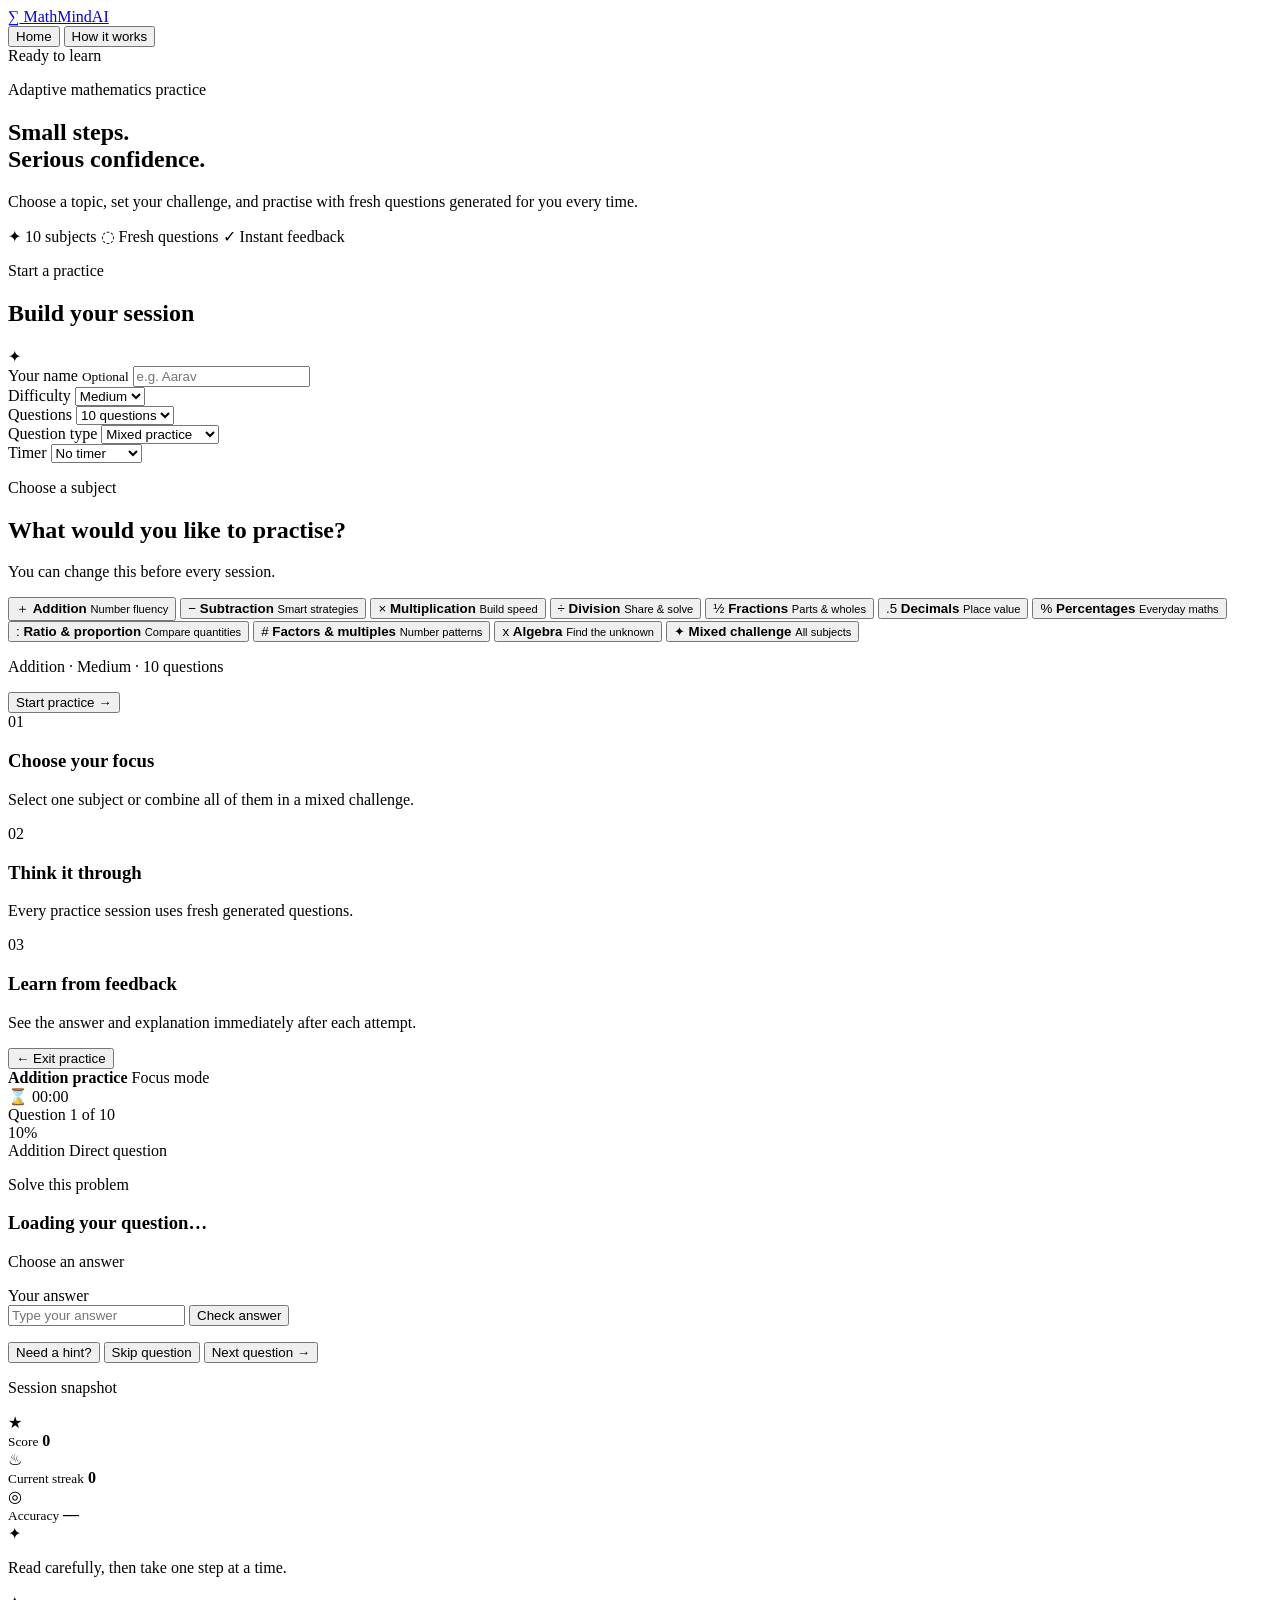
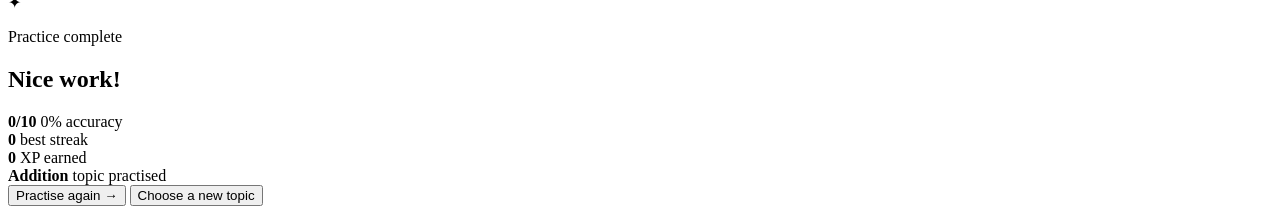
<file: index.html>
<!doctype html>
<html lang="en">
<head>
  <meta charset="UTF-8">
  <meta name="viewport" content="width=device-width, initial-scale=1.0">
  <meta name="description" content="MathMind AI adaptive mathematics practice">
  <title>MathMind AI | Learn. Think. Solve.</title>

  <link rel="preconnect" href="https://fonts.googleapis.com">
  <link rel="preconnect" href="https://fonts.gstatic.com" crossorigin>

  <link href="https://fonts.googleapis.com/css2?family=DM+Sans:wght@400;500;600;700&family=Plus+Jakarta+Sans:wght@600;700;800&display=swap" rel="stylesheet">

  <link rel="stylesheet" href="style.css">
</head>

<body>
  <div class="orb orb-one"></div>
  <div class="orb orb-two"></div>

  <header class="site-header">
    <a href="#" class="brand" id="brandHome">
      <span class="brand-mark">∑</span>
      MathMind<span>AI</span>
    </a>

    <nav>
      <button class="nav-button active" data-go-home>Home</button>
      <button class="nav-button" data-scroll="how-it-works">How it works</button>
    </nav>

    <div class="header-status">
      <span class="status-dot"></span>
      <span id="headerGreeting">Ready to learn</span>
    </div>
  </header>

  <main class="app-shell">

    <!-- HOME / TEST SETUP -->
    <section id="homeScreen" class="screen active">

      <div class="hero-grid">
        <div class="hero-copy">
          <p class="eyebrow">Adaptive mathematics practice</p>

          <h1>
            Small steps.<br>
            <span>Serious confidence.</span>
          </h1>

          <p class="hero-text">
            Choose a topic, set your challenge, and practise with fresh
            questions generated for you every time.
          </p>

          <div class="hero-points">
            <span>✦ 10 subjects</span>
            <span>◌ Fresh questions</span>
            <span>✓ Instant feedback</span>
          </div>
        </div>

        <form id="setupForm" class="setup-card" novalidate>
          <div class="setup-heading">
            <div>
              <p class="eyebrow">Start a practice</p>
              <h2>Build your session</h2>
            </div>

            <span class="setup-icon">✦</span>
          </div>

          <label class="field-label" for="studentName">
            Your name <small>Optional</small>
          </label>

          <input
            id="studentName"
            class="field"
            type="text"
            maxlength="28"
            placeholder="e.g. Aarav"
          >

          <div class="field-row">
            <div>
              <label class="field-label" for="difficulty">Difficulty</label>

              <select id="difficulty" class="field">
                <option value="easy">Easy</option>
                <option value="medium" selected>Medium</option>
                <option value="hard">Hard</option>
              </select>
            </div>

            <div>
              <label class="field-label" for="questionCount">Questions</label>

              <select id="questionCount" class="field">
                <option value="5">5 questions</option>
                <option value="10" selected>10 questions</option>
                <option value="15">15 questions</option>
                <option value="20">20 questions</option>
              </select>
            </div>
          </div>

          <div class="field-row">
            <div>
              <label class="field-label" for="category">Question type</label>

              <select id="category" class="field">
                <option value="mixed" selected>Mixed practice</option>
                <option value="direct">Direct questions</option>
                <option value="word">Word problems</option>
              </select>
            </div>

            <div>
              <label class="field-label" for="timerChoice">Timer</label>

              <select id="timerChoice" class="field">
                <option value="0" selected>No timer</option>
                <option value="45">45 seconds</option>
                <option value="60">60 seconds</option>
              </select>
            </div>
          </div>
        </form>
      </div>

      <section class="topic-section">
        <div class="section-head">
          <div>
            <p class="eyebrow">Choose a subject</p>
            <h2>What would you like to practise?</h2>
          </div>

          <p class="topic-help">You can change this before every session.</p>
        </div>

        <div
          id="topicGrid"
          class="topic-grid"
          role="radiogroup"
          aria-label="Choose a maths topic"
        >
          <button class="topic-card selected" type="button" data-topic="addition">
            <span class="topic-icon lavender">＋</span>
            <b>Addition</b>
            <small>Number fluency</small>
          </button>

          <button class="topic-card" type="button" data-topic="subtraction">
            <span class="topic-icon blue">−</span>
            <b>Subtraction</b>
            <small>Smart strategies</small>
          </button>

          <button class="topic-card" type="button" data-topic="multiplication">
            <span class="topic-icon orange">×</span>
            <b>Multiplication</b>
            <small>Build speed</small>
          </button>

          <button class="topic-card" type="button" data-topic="division">
            <span class="topic-icon mint">÷</span>
            <b>Division</b>
            <small>Share & solve</small>
          </button>

          <button class="topic-card" type="button" data-topic="fractions">
            <span class="topic-icon pink">½</span>
            <b>Fractions</b>
            <small>Parts & wholes</small>
          </button>

          <button class="topic-card" type="button" data-topic="decimals">
            <span class="topic-icon sky">.5</span>
            <b>Decimals</b>
            <small>Place value</small>
          </button>

          <button class="topic-card" type="button" data-topic="percentages">
            <span class="topic-icon yellow">%</span>
            <b>Percentages</b>
            <small>Everyday maths</small>
          </button>

          <button class="topic-card" type="button" data-topic="ratio">
            <span class="topic-icon plum">:</span>
            <b>Ratio & proportion</b>
            <small>Compare quantities</small>
          </button>

          <button class="topic-card" type="button" data-topic="factors">
            <span class="topic-icon coral">#</span>
            <b>Factors & multiples</b>
            <small>Number patterns</small>
          </button>

          <button class="topic-card" type="button" data-topic="algebra">
            <span class="topic-icon navy">x</span>
            <b>Algebra</b>
            <small>Find the unknown</small>
          </button>

          <button class="topic-card mixed-topic" type="button" data-topic="mixed">
            <span class="topic-icon rainbow">✦</span>
            <b>Mixed challenge</b>
            <small>All subjects</small>
          </button>
        </div>

        <div class="start-row">
          <p id="selectionText">Addition · Medium · 10 questions</p>

          <button id="startButton" class="primary-button" type="button">
            Start practice <span>→</span>
          </button>
        </div>
      </section>

      <section id="how-it-works" class="how-grid">
        <article>
          <span>01</span>
          <h3>Choose your focus</h3>
          <p>Select one subject or combine all of them in a mixed challenge.</p>
        </article>

        <article>
          <span>02</span>
          <h3>Think it through</h3>
          <p>Every practice session uses fresh generated questions.</p>
        </article>

        <article>
          <span>03</span>
          <h3>Learn from feedback</h3>
          <p>See the answer and explanation immediately after each attempt.</p>
        </article>
      </section>
    </section>

    <!-- QUIZ SCREEN -->
    <section id="quizScreen" class="screen" aria-live="polite">
      <div class="quiz-topbar">
        <button class="back-button" type="button" data-go-home>
          ← Exit practice
        </button>

        <div class="quiz-title">
          <strong id="quizTopic">Addition practice</strong>
          <span id="quizStudent">Focus mode</span>
        </div>

        <div id="timerBox" class="timer hidden">
          ⌛ <span id="timer">00:00</span>
        </div>
      </div>

      <div class="quiz-layout">
        <section class="question-panel">
          <div class="question-progress">
            <div>
              <span id="questionNumber">Question 1</span>
              <span id="questionCountText">of 10</span>
            </div>

            <span id="progressPercent">10%</span>
          </div>

          <div class="progress-line">
            <span id="progressFill"></span>
          </div>

          <div class="question-meta">
            <span id="questionTopicBadge">Addition</span>
            <span id="questionCategoryBadge">Direct question</span>
          </div>

          <p class="prompt-label">Solve this problem</p>

          <h1 id="questionText">Loading your question…</h1>

          <div id="mcqArea" class="answer-area hidden">
            <p class="answer-label">Choose an answer</p>
            <div id="options" class="options"></div>
          </div>

          <div id="textArea" class="answer-area">
            <label class="answer-label" for="answerInput">Your answer</label>

            <div class="input-row">
              <input
                id="answerInput"
                class="answer-input"
                autocomplete="off"
                placeholder="Type your answer"
              >

              <button id="submitButton" type="button" class="submit-button">
                Check answer
              </button>
            </div>
          </div>

          <div id="feedback" class="feedback hidden">
            <span id="feedbackIcon"></span>

            <div>
              <strong id="feedbackTitle"></strong>
              <p id="feedbackText"></p>
            </div>
          </div>

          <div class="question-actions">
            <button id="hintButton" class="text-action" type="button">
              Need a hint?
            </button>

            <button id="skipButton" class="text-action" type="button">
              Skip question
            </button>

            <button id="nextButton" class="next-button hidden" type="button">
              Next question →
            </button>
          </div>
        </section>

        <aside class="session-panel">
          <p class="eyebrow">Session snapshot</p>

          <div class="session-stat">
            <span class="session-icon purple-bg">★</span>
            <div>
              <small>Score</small>
              <strong id="scoreStat">0</strong>
            </div>
          </div>

          <div class="session-stat">
            <span class="session-icon orange-bg">♨</span>
            <div>
              <small>Current streak</small>
              <strong id="streakStat">0</strong>
            </div>
          </div>

          <div class="session-stat">
            <span class="session-icon blue-bg">◎</span>
            <div>
              <small>Accuracy</small>
              <strong id="accuracyStat">—</strong>
            </div>
          </div>

          <div class="session-tip">
            <span>✦</span>
            <p id="tipText">Read carefully, then take one step at a time.</p>
          </div>
        </aside>
      </div>
    </section>

    <!-- RESULT SCREEN -->
    <section id="resultScreen" class="screen">
      <div class="result-card">
        <div class="result-icon">✦</div>

        <p class="eyebrow">Practice complete</p>
        <h1 id="resultHeadline">Nice work!</h1>
        <p id="resultMessage" class="result-message"></p>

        <div class="result-score">
          <strong id="finalScore">0/10</strong>
          <span id="finalAccuracy">0% accuracy</span>
        </div>

        <div class="result-stats">
          <div>
            <strong id="finalStreak">0</strong>
            <span>best streak</span>
          </div>

          <div>
            <strong id="finalXp">0</strong>
            <span>XP earned</span>
          </div>

          <div>
            <strong id="finalTopic">Addition</strong>
            <span>topic practised</span>
          </div>
        </div>

        <div class="result-actions">
          <button id="retryButton" class="primary-button" type="button">
            Practise again →
          </button>

          <button class="secondary-button" type="button" data-go-home>
            Choose a new topic
          </button>
        </div>
      </div>
    </section>
  </main>

  <div id="toast" class="toast" role="status"></div>

  <!-- Keep your subject question-bank files in this exact order -->
  <script src="addition.js"></script>
  <script src="subtraction.js"></script>
  <script src="multiplication.js"></script>
  <script src="division.js"></script>
  <script src="fractions.js"></script>
  <script src="decimals.js"></script>
  <script src="percentages.js"></script>
  <script src="ratio-proportion.js"></script>
  <script src="factors-multiples.js"></script>
  <script src="algebra.js"></script>

  <script src="dashboard.js"></script>
</body>
</html>
</file>
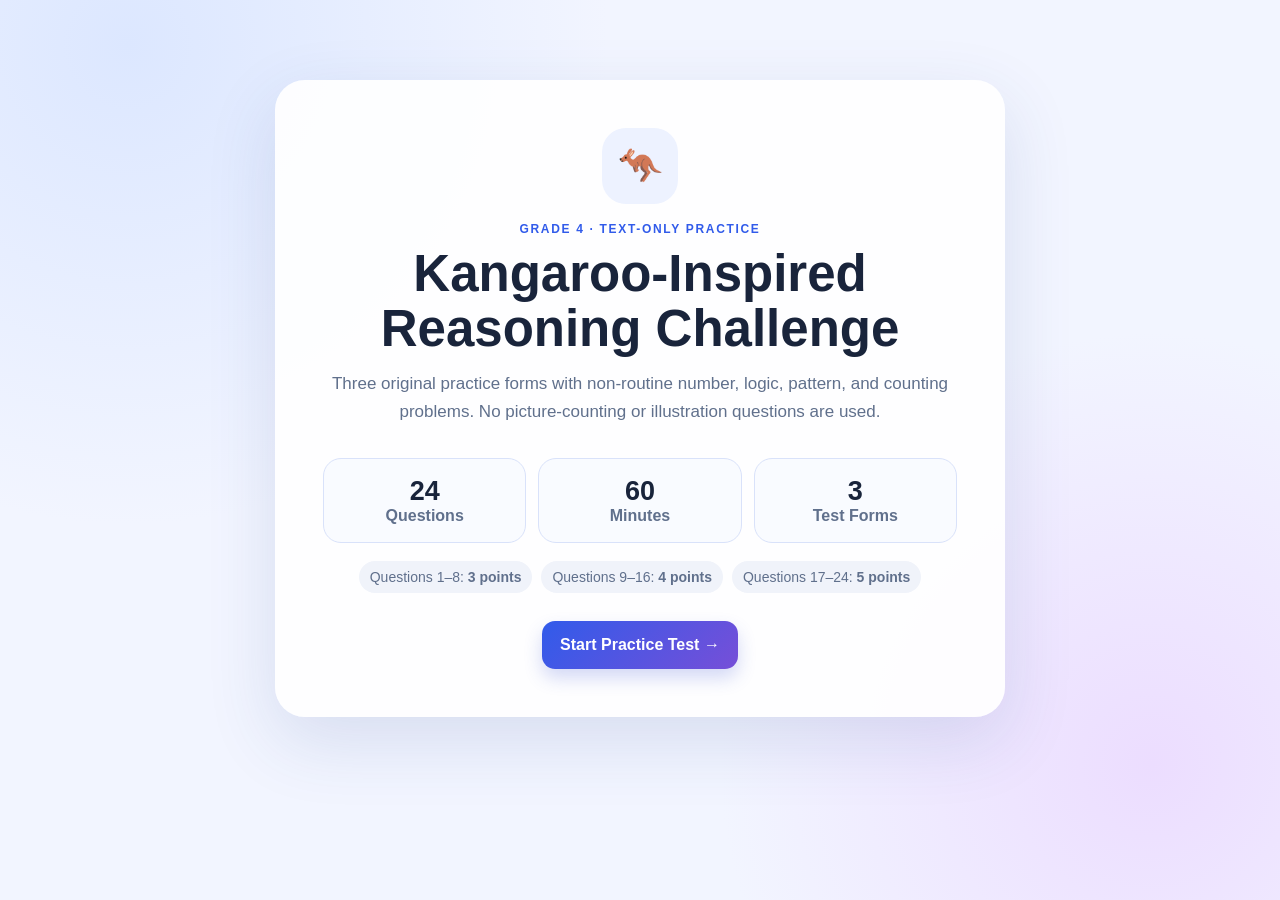
<file: kangaroo-test.html>
<!doctype html>
<html lang="en">
<head>
  <meta charset="utf-8">
  <meta name="viewport" content="width=device-width,initial-scale=1">
  <title>Kangaroo-Inspired Grade 4 Reasoning Challenge</title>

  <style>
    :root {
      --ink:#19243b;
      --muted:#60708c;
      --blue:#315bea;
      --violet:#764fd8;
      --canvas:#f2f5ff;
      --paper:#fff;
      --line:#d9e2fa;
      --correct:#16865a;
      --wrong:#c84f59;
      --gold:#a96000;
    }

    * { box-sizing:border-box; }

    body {
      margin:0;
      min-height:100vh;
      font-family:Arial,system-ui,sans-serif;
      color:var(--ink);
      background:
        radial-gradient(circle at 10% 5%,#dce7ff 0,transparent 30rem),
        radial-gradient(circle at 90% 85%,#ecddff 0,transparent 27rem),
        var(--canvas);
    }

    button { font:inherit; }
    button:focus-visible { outline:3px solid #7ba5ff; outline-offset:3px; }
    .hidden { display:none!important; }

    .shell {
      width:min(960px,calc(100% - 32px));
      margin:auto;
      padding:32px 0 64px;
    }

    .screen { margin-top:24px; }

    .intro,.result {
      max-width:730px;
      margin:48px auto 0;
      padding:48px;
      text-align:center;
      background:rgba(255,255,255,.92);
      border-radius:30px;
      box-shadow:0 24px 70px rgba(53,78,150,.14);
    }

    .icon {
      display:grid;
      place-items:center;
      width:76px;
      height:76px;
      margin:0 auto 18px;
      border-radius:24px;
      background:#edf2ff;
      font-size:36px;
    }

    .eyebrow {
      margin:0;
      color:var(--blue);
      font-size:12px;
      font-weight:900;
      letter-spacing:.14em;
    }

    h1 {
      margin:10px 0 14px;
      font-size:clamp(32px,5vw,51px);
      line-height:1.08;
    }

    .copy {
      max-width:620px;
      margin:auto;
      color:var(--muted);
      font-size:17px;
      line-height:1.65;
    }

    .facts {
      display:grid;
      grid-template-columns:repeat(3,1fr);
      gap:12px;
      margin:32px 0 18px;
    }

    .facts div {
      padding:17px 10px;
      border:1px solid var(--line);
      border-radius:18px;
      background:#f9fbff;
    }

    .facts strong,.facts span { display:block; }
    .facts strong { font-size:27px; }
    .facts span { color:var(--muted); font-weight:700; }

    .notes {
      display:flex;
      flex-wrap:wrap;
      justify-content:center;
      gap:9px;
      margin:18px 0 28px;
      color:var(--muted);
      font-size:14px;
    }

    .notes span {
      padding:8px 11px;
      border-radius:999px;
      background:#f0f3fa;
    }

    .primary,.secondary,.flag-button {
      display:inline-flex;
      align-items:center;
      justify-content:center;
      min-height:48px;
      padding:0 18px;
      border:0;
      border-radius:13px;
      cursor:pointer;
      font-weight:900;
    }

    .primary {
      color:#fff;
      background:linear-gradient(135deg,var(--blue),var(--violet));
      box-shadow:0 9px 18px rgba(60,83,209,.22);
    }

    .secondary,.flag-button {
      color:var(--blue);
      background:#edf2ff;
    }

    .flag-button.flagged {
      color:#8b5a00;
      background:#fff1cf;
    }

    .test-header {
      display:flex;
      justify-content:space-between;
      align-items:center;
      gap:18px;
    }

    .status {
      margin:4px 0 0;
      font-size:20px;
      font-weight:900;
    }

    .timer {
      padding:11px 15px;
      border-radius:14px;
      color:var(--blue);
      background:#fff;
      font-weight:900;
    }

    .timer.low {
      color:#bd4646;
      background:#fff1f1;
    }

    .progress {
      height:9px;
      margin:19px 0 20px;
      overflow:hidden;
      border-radius:999px;
      background:#dbe4fb;
    }

    .progress div {
      height:100%;
      width:0;
      border-radius:inherit;
      background:linear-gradient(90deg,var(--blue),#9b62ed);
      transition:width .2s;
    }

    .navigator {
      padding:16px;
      margin-bottom:18px;
      border:1px solid var(--line);
      border-radius:18px;
      background:rgba(255,255,255,.76);
    }

    .navigator-top {
      display:flex;
      justify-content:space-between;
      gap:10px;
      align-items:center;
      margin-bottom:10px;
      color:var(--muted);
      font-size:13px;
      font-weight:800;
    }

    .key {
      display:flex;
      gap:8px;
      flex-wrap:wrap;
    }

    .key span {
      display:inline-flex;
      align-items:center;
      gap:4px;
    }

    .key i {
      display:inline-block;
      width:10px;
      height:10px;
      border:1px solid #b5c3e7;
      border-radius:3px;
      background:#fff;
    }

    .key .answered-key {
      border-color:#8aa8ee;
      background:#b9cdfd;
    }

    .key .flagged-key {
      border-color:#dbaf47;
      background:#ffe3a5;
    }

    .nav-grid {
      display:grid;
      grid-template-columns:repeat(12,1fr);
      gap:7px;
    }

    .nav-item {
      min-height:33px;
      border:1px solid #bdcaec;
      border-radius:8px;
      background:#fff;
      color:var(--muted);
      cursor:pointer;
      font-weight:900;
    }

    .nav-item.answered {
      border-color:#7fa1ef;
      color:#234aa9;
      background:#dfe9ff;
    }

    .nav-item.flagged { box-shadow:inset 0 -4px #f0bd40; }

    .nav-item.current {
      outline:3px solid var(--blue);
      outline-offset:1px;
    }

    .card {
      padding:35px;
      border-radius:28px;
      background:var(--paper);
      box-shadow:0 18px 52px rgba(51,75,135,.13);
    }

    .meta {
      display:flex;
      justify-content:space-between;
      gap:12px;
      color:var(--muted);
      font-size:14px;
      font-weight:800;
    }

    .points {
      padding:7px 10px;
      border-radius:9px;
      color:var(--gold);
      background:#fff3d9;
    }

    #question {
      margin:20px 0 26px;
      font-size:clamp(21px,3vw,28px);
      line-height:1.42;
    }

    .options {
      display:grid;
      gap:10px;
    }

    .option {
      display:flex;
      align-items:center;
      gap:13px;
      width:100%;
      padding:14px 15px;
      border:2px solid var(--line);
      border-radius:15px;
      background:#fff;
      color:var(--ink);
      cursor:pointer;
      text-align:left;
      font-weight:800;
    }

    .option:hover { border-color:#aebff1; }

    .option.selected {
      border-color:var(--blue);
      background:#edf2ff;
    }

    .letter {
      display:grid;
      place-items:center;
      flex:0 0 28px;
      width:28px;
      height:28px;
      border-radius:50%;
      background:#e9efff;
      color:var(--blue);
      font-size:13px;
    }

    .option.selected .letter {
      color:#fff;
      background:var(--blue);
    }

    .controls {
      display:flex;
      align-items:center;
      justify-content:space-between;
      gap:10px;
      margin-top:24px;
    }

    .control-right {
      display:flex;
      gap:10px;
      flex-wrap:wrap;
      justify-content:flex-end;
    }

    .text-button {
      padding:0 10px;
      border:0;
      color:var(--muted);
      background:transparent;
      cursor:pointer;
      font-weight:900;
    }

    .text-button:disabled {
      opacity:.45;
      cursor:not-allowed;
    }

    .score {
      display:grid;
      place-items:center;
      width:164px;
      height:164px;
      margin:28px auto;
      border:12px solid #dce6ff;
      border-radius:50%;
      background:#f8faff;
    }

    .score strong {
      color:var(--blue);
      font-size:47px;
      line-height:1;
    }

    .score span {
      margin-top:-31px;
      color:var(--muted);
      font-weight:700;
    }

    .review {
      display:grid;
      gap:12px;
      margin:30px 0;
      text-align:left;
    }

    .review-item {
      padding:15px;
      border-radius:14px;
      background:#f8faff;
    }

    .review-item.correct { border-left:5px solid var(--correct); }
    .review-item.wrong { border-left:5px solid var(--wrong); }

    .review-top {
      display:flex;
      justify-content:space-between;
      gap:15px;
      font-weight:900;
    }

    .review-item p {
      margin:8px 0 0;
      color:var(--muted);
      line-height:1.45;
    }

    .actions {
      display:flex;
      justify-content:center;
      gap:12px;
      flex-wrap:wrap;
    }

    .modal-wrap {
      position:fixed;
      z-index:10;
      inset:0;
      display:grid;
      place-items:center;
      padding:18px;
      background:rgba(22,32,58,.52);
    }

    .modal {
      width:min(500px,100%);
      padding:29px;
      border-radius:24px;
      background:#fff;
      box-shadow:0 25px 80px rgba(0,0,0,.25);
    }

    .modal h2 { margin:0 0 10px; }

    .modal p {
      color:var(--muted);
      line-height:1.55;
    }

    .modal-actions {
      display:flex;
      justify-content:flex-end;
      gap:10px;
      margin-top:22px;
      flex-wrap:wrap;
    }

    @media(max-width:650px) {
      .shell { width:min(100% - 20px,960px); }
      .intro,.result,.card { padding:27px 19px; }
      .facts { gap:7px; }
      .facts strong { font-size:23px; }
      .meta { flex-direction:column; }
      .navigator-top { align-items:flex-start; flex-direction:column; }
      .nav-grid { grid-template-columns:repeat(8,1fr); }
      .controls { align-items:flex-start; flex-direction:column; }
      .control-right { width:100%; justify-content:space-between; }
      .test-header { align-items:flex-start; }
      .timer { padding:9px 11px; }
    }
  </style>
</head>

<body>
  <main class="shell">

    <section id="introScreen" class="screen intro">
      <div class="icon">🦘</div>
      <p class="eyebrow">GRADE 4 · TEXT-ONLY PRACTICE</p>
      <h1>Kangaroo-Inspired Reasoning Challenge</h1>

      <p class="copy">
        Three original practice forms with non-routine number, logic, pattern,
        and counting problems. No picture-counting or illustration questions are used.
      </p>

      <div class="facts">
        <div><strong>24</strong><span>Questions</span></div>
        <div><strong>60</strong><span>Minutes</span></div>
        <div><strong>3</strong><span>Test Forms</span></div>
      </div>

      <div class="notes">
        <span>Questions 1–8: <b>3 points</b></span>
        <span>Questions 9–16: <b>4 points</b></span>
        <span>Questions 17–24: <b>5 points</b></span>
      </div>

      <button id="startBtn" class="primary" type="button">
        Start Practice Test →
      </button>
    </section>

    <section id="testScreen" class="screen hidden">
      <header class="test-header">
        <div>
          <p id="formLabel" class="eyebrow">PRACTICE FORM A</p>
          <p id="status" class="status">Question 1 of 24</p>
        </div>

        <div id="timerBox" class="timer">
          ⏱ <span id="timer">60:00</span>
        </div>
      </header>

      <div class="progress"><div id="progressFill"></div></div>

      <aside class="navigator">
        <div class="navigator-top">
          <span>Question navigator</span>

          <span class="key">
            <span><i></i>Unanswered</span>
            <span><i class="answered-key"></i>Answered</span>
            <span><i class="flagged-key"></i>Flagged</span>
          </span>
        </div>

        <div id="navGrid" class="nav-grid"></div>
      </aside>

      <article class="card">
        <div class="meta">
          <span id="pointValue" class="points">3 points</span>
          <span id="category">Number reasoning</span>
        </div>

        <h2 id="question">Loading question...</h2>
        <div id="options" class="options"></div>
      </article>

      <footer class="controls">
        <button id="previousBtn" class="text-button" type="button">
          ← Previous
        </button>

        <div class="control-right">
          <button id="flagBtn" class="flag-button" type="button">
            ☆ Flag for review
          </button>

          <button id="finishBtn" class="secondary" type="button">
            Finish test
          </button>

          <button id="nextBtn" class="primary" type="button">
            Next question →
          </button>
        </div>
      </footer>
    </section>

    <section id="resultScreen" class="screen result hidden">
      <div class="icon">🎯</div>
      <p class="eyebrow">TEST COMPLETE</p>
      <h1>Your Result</h1>

      <div class="score">
        <strong id="scoreValue">0</strong>
        <span>points</span>
      </div>

      <p id="summary" class="copy"></p>
      <div id="review" class="review"></div>

      <div class="actions">
        <button id="restartBtn" class="primary" type="button">
          Start another form
        </button>
      </div>
    </section>
  </main>

  <div id="finishModal" class="modal-wrap hidden">
    <section class="modal">
      <h2>Finish this test?</h2>
      <p id="finishText"></p>

      <div class="modal-actions">
        <button id="reviewBtn" class="secondary" type="button">
          Review unanswered
        </button>

        <button id="cancelBtn" class="secondary" type="button">
          Keep working
        </button>

        <button id="submitBtn" class="primary" type="button">
          Submit test
        </button>
      </div>
    </section>
  </div>

  <script>
    "use strict";

    const TOTAL = 24;
    const TEST_SECONDS = 60 * 60;
    const LETTERS = ["A", "B", "C", "D", "E"];

    const $ = (id) => document.getElementById(id);

    const shuffle = (items) => {
      const a = [...items];

      for (let i = a.length - 1; i > 0; i--) {
        const j = Math.floor(Math.random() * (i + 1));
        [a[i], a[j]] = [a[j], a[i]];
      }

      return a;
    };

    const makeOptions = (answer, wrong) =>
      [String(answer), ...wrong.map(String)];

    const numberOptions = (answer, deltas) =>
      makeOptions(answer, deltas.map(d => answer + d));

    const variant = (values, form) => values[form];

    function q1(form) {
      const x = variant([
        { lo:40, hi:50, first:6, second:5, rem:2, answer:42 },
        { lo:50, hi:60, first:9, second:4, rem:2, answer:54 },
        { lo:30, hi:40, first:5, second:4, rem:3, answer:35 }
      ], form);

      return {
        points:3,
        category:"Remainders",
        prompt:`A treasure box has more than ${x.lo} but fewer than ${x.hi} coins. They can be shared equally among ${x.first} children. When they are shared among ${x.second} children, ${x.rem} coin${x.rem === 1 ? "" : "s"} remain. How many coins are in the box?`,
        answer:String(x.answer),
        wrong:numberOptions(x.answer, [-2, -1, 1, 2]).slice(1),
        explain:`${x.answer} is divisible by ${x.first} and leaves ${x.rem} when divided by ${x.second}.`
      };
    }

    function q2(form) {
      const x = variant([
        { text:"5□1", divisor:3, answer:0, wrong:[1,2,4,5], kind:"possible" },
        { text:"4□8", divisor:9, answer:6, wrong:[3,5,7,9], kind:"possible" },
        { text:"7□3", divisor:3, answer:8, wrong:[5,6,7,9], kind:"greatest possible" }
      ], form);

      const sum =
        [...x.text]
          .filter(c => c !== "□")
          .reduce((total, digit) => total + Number(digit), 0) + x.answer;

      return {
        points:3,
        category:"Digit rules",
        prompt:`The number ${x.text} is divisible by ${x.divisor}. What is the ${x.kind} digit that can replace □?`,
        answer:String(x.answer),
        wrong:x.wrong.map(String),
        explain:`The digits must add to a multiple of ${x.divisor}. With ${x.answer}, the digit sum is ${sum}.`
      };
    }

    function q3(form) {
      const x = variant([
        {
          digits:"2, 5, and 7",
          rule:"greatest number less than 800 that is even",
          answer:752,
          wrong:[725,572,527,775]
        },
        {
          digits:"1, 6, and 9",
          rule:"smallest number greater than 600 that is odd",
          answer:619,
          wrong:[691,916,961,169]
        },
        {
          digits:"3, 4, and 8",
          rule:"smallest number greater than 400 that is even",
          answer:438,
          wrong:[483,834,843,348]
        }
      ], form);

      return {
        points:3,
        category:"Place value",
        prompt:`Use the digits ${x.digits} exactly once. Which number is the ${x.rule}?`,
        answer:String(x.answer),
        wrong:x.wrong.map(String),
        explain:"Arrange the hundreds digit first to meet the size rule, then use the units digit to meet the even or odd rule."
      };
    }

    function q4(form) {
      const x = variant([
        {
          prompt:"Four books A, B, C, and D lie from left to right. A is immediately before C. B is after C. D is not first.",
          answer:"A, C, B, D",
          wrong:["D, A, C, B","C, A, B, D","A, B, C, D","B, C, A, D"]
        },
        {
          prompt:"Four runners P, Q, R, and S finish in order. Q is immediately before R. P finishes after R. S is not last.",
          answer:"S, Q, R, P",
          wrong:["Q, R, P, S","S, R, Q, P","P, Q, R, S","Q, P, R, S"]
        },
        {
          prompt:"Four cards W, X, Y, and Z lie from left to right. X is immediately before Y. W is before X. Z is after Y.",
          answer:"W, X, Y, Z",
          wrong:["X, Y, W, Z","W, Y, X, Z","W, X, Z, Y","Z, W, X, Y"]
        }
      ], form);

      return {
        points:3,
        category:"Logic order",
        prompt:`${x.prompt} Which order could be correct?`,
        answer:x.answer,
        wrong:x.wrong,
        explain:"Only one choice satisfies every condition."
      };
    }

    function q5(form) {
      const x = variant([
        { tens:90, hundreds:100, ask:"least", answer:85 },
        { tens:140, hundreds:100, ask:"greatest", answer:149 },
        { tens:60, hundreds:100, ask:"greatest", answer:64 }
      ], form);

      return {
        points:3,
        category:"Rounding",
        prompt:`A whole number rounds to ${x.tens} to the nearest 10 and to ${x.hundreds} to the nearest 100. What is the ${x.ask} possible number?`,
        answer:String(x.answer),
        wrong:numberOptions(x.answer, [-2, -1, 1, 2]).slice(1),
        explain:`Find the overlap between numbers that round to ${x.tens} and numbers that round to ${x.hundreds}.`
      };
    }

    function q6(form) {
      const x = variant([
        { start:"1:25 p.m.", end:"3:20 p.m.", break:15, answer:100 },
        { start:"9:40 a.m.", end:"11:30 a.m.", break:10, answer:100 },
        { start:"2:15 p.m.", end:"4:05 p.m.", break:20, answer:90 }
      ], form);

      return {
        points:3,
        category:"Elapsed time",
        prompt:`A show starts at ${x.start} and ends at ${x.end}. It includes one ${x.break}-minute break. How many minutes of the actual show are played?`,
        answer:String(x.answer),
        wrong:numberOptions(x.answer, [-10, -5, 5, 15]).slice(1),
        explain:"First find the full elapsed time, then subtract the break."
      };
    }

    function q7(form) {
      const x = variant([
        {
          values:"3, 6, 10, 15, □",
          answer:21,
          rule:"The differences are +3, +4, +5, so the next difference is +6."
        },
        {
          values:"2, 5, 11, 23, □",
          answer:47,
          rule:"Each term is twice the previous term plus 1."
        },
        {
          values:"81, 72, 60, 45, □",
          answer:27,
          rule:"The amounts subtracted are 9, 12, 15, then 18."
        }
      ], form);

      return {
        points:3,
        category:"Patterns",
        prompt:`What number replaces □ in this pattern: ${x.values}?`,
        answer:String(x.answer),
        wrong:numberOptions(x.answer, [-6, -3, 3, 6]).slice(1),
        explain:x.rule
      };
    }

    function q8(form) {
      const x = variant([
        {
          cards:"2, 4, 6, 8, and 10",
          sum:14,
          answer:2,
          rule:"The pairs are 4 + 10 and 6 + 8."
        },
        {
          cards:"1, 3, 5, 7, and 9",
          sum:10,
          answer:2,
          rule:"The pairs are 1 + 9 and 3 + 7."
        },
        {
          cards:"1, 3, 5, 7, and 9",
          sum:12,
          answer:2,
          rule:"The pairs are 3 + 9 and 5 + 7."
        }
      ], form);

      return {
        points:3,
        category:"Systematic counting",
        prompt:`A student chooses two different cards from ${x.cards}. How many pairs have a total of ${x.sum}?`,
        answer:String(x.answer),
        wrong:["1","3","4","5"],
        explain:x.rule
      };
    }

    function q9(form) {
      const x = variant([
        { people:5, answer:10 },
        { people:6, answer:15 },
        { people:7, answer:21 }
      ], form);

      return {
        points:4,
        category:"Counting pairs",
        prompt:`${x.people} children each play one game against every other child exactly once. How many games are played?`,
        answer:String(x.answer),
        wrong:numberOptions(x.answer, [-3, -1, 1, 3]).slice(1),
        explain:`Count new games in order: ${Array.from({length:x.people - 1}, (_, i) => x.people - 1 - i).join(" + ")} = ${x.answer}.`
      };
    }

    function q10(form) {
      const x = variant([
        {
          coins:7,
          total:46,
          answer:3,
          check:"1 penny, 3 nickels, and 3 dimes"
        },
        {
          coins:8,
          total:56,
          answer:4,
          check:"1 penny, 3 nickels, and 4 dimes"
        },
        {
          coins:8,
          total:42,
          answer:2,
          check:"2 pennies, 4 nickels, and 2 dimes"
        }
      ], form);

      return {
        points:4,
        category:"Money logic",
        prompt:`There are exactly ${x.coins} coins: pennies, nickels, and dimes. There is at least one of each type, and together they are worth ${x.total} cents. How many are dimes?`,
        answer:String(x.answer),
        wrong:numberOptions(x.answer, [-2, -1, 1, 2]).slice(1),
        explain:`${x.check} make ${x.coins} coins worth ${x.total} cents.`
      };
    }

    function q11(form) {
      const x = variant([
        { length:6, width:4, answer:16 },
        { length:7, width:3, answer:16 },
        { length:8, width:5, answer:22 }
      ], form);

      return {
        points:4,
        category:"Boundary counting",
        prompt:`A rectangle is tiled with unit squares. It is ${x.length} tiles long and ${x.width} tiles wide. How many tiles touch the outside edge?`,
        answer:String(x.answer),
        wrong:numberOptions(x.answer, [-2, -1, 2, 4]).slice(1),
        explain:`Count the four sides, then do not count corner tiles twice: ${x.length} + ${x.length} + ${x.width} + ${x.width} − 4 = ${x.answer}.`
      };
    }

    function q12(form) {
      const x = variant([
        {
          a:"twice",
          c:"4 more",
          total:36,
          answer:8,
          check:"16, 8, and 12"
        },
        {
          a:"three times",
          c:"2 fewer",
          total:33,
          answer:7,
          check:"21, 7, and 5"
        },
        {
          a:"3 more than twice",
          c:"1 more",
          total:40,
          answer:9,
          check:"21, 9, and 10"
        }
      ], form);

      return {
        points:4,
        category:"Relationships",
        prompt:`Three baskets hold ${x.total} apples. Basket A has ${x.a} as many apples as Basket B. Basket C has ${x.c} apples than Basket B. How many apples are in Basket B?`,
        answer:String(x.answer),
        wrong:numberOptions(x.answer, [-2, -1, 1, 2]).slice(1),
        explain:`If Basket B has ${x.answer}, the three baskets contain ${x.check}, which total ${x.total}.`
      };
    }

    function q13(form) {
      const x = variant([
        { sum:50, diff:14, answer:32 },
        { sum:76, diff:18, answer:47 },
        { sum:92, diff:26, answer:59 }
      ], form);

      return {
        points:4,
        category:"Sum and difference",
        prompt:`Two numbers have a sum of ${x.sum} and a difference of ${x.diff}. What is the larger number?`,
        answer:String(x.answer),
        wrong:numberOptions(x.answer, [-3, -1, 1, 3]).slice(1),
        explain:`Add the sum and difference, then halve: (${x.sum} + ${x.diff}) ÷ 2 = ${x.answer}.`
      };
    }

    function q14(form) {
      const x = variant([
        { day:"Tuesday", date:25, answer:"Friday", shift:3 },
        { day:"Thursday", date:18, answer:"Sunday", shift:3 },
        { day:"Saturday", date:30, answer:"Sunday", shift:1 }
      ], form);

      return {
        points:4,
        category:"Calendar patterns",
        prompt:`The 1st day of a month is a ${x.day}. What day of the week is the ${x.date}th day of that month?`,
        answer:x.answer,
        wrong:["Monday","Tuesday","Wednesday","Thursday","Friday","Saturday","Sunday"]
          .filter(day => day !== x.answer)
          .slice(0, 4),
        explain:`The ${x.date}th day is ${x.date - 1} days after the 1st. That is the same as moving ${x.shift} days forward in the weekly cycle.`
      };
    }

    function q15(form) {
      const x = variant([
        { right:3, up:2, answer:10 },
        { right:2, up:2, answer:6 },
        { right:3, up:1, answer:4 }
      ], form);

      return {
        points:4,
        category:"Path counting",
        prompt:`A robot travels from one corner of a rectangle to the opposite corner by making exactly ${x.right} moves right and ${x.up} moves up. It never moves left or down. How many different routes can it take?`,
        answer:String(x.answer),
        wrong:numberOptions(x.answer, [-2, -1, 1, 2]).slice(1),
        explain:`Choose where the ${x.up} upward moves go among the ${x.right + x.up} total moves. There are ${x.answer} routes.`
      };
    }

    function q16(form) {
      const x = variant([
        {
          prompt:"A two-digit number is greater than 50, has digits that add to 9, and is divisible by 5. Which number could it be?",
          answer:"90",
          wrong:["45","54","63","72"],
          rule:"Only 90 is greater than 50, has digit sum 9, and ends in 0 or 5."
        },
        {
          prompt:"A two-digit number is between 50 and 80, has digits that add to 10, and is even. Which number could it be?",
          answer:"64",
          wrong:["46","55","73","82"],
          rule:"64 is in the range, has digit sum 10, and is even."
        },
        {
          prompt:"A two-digit number is between 30 and 60, has digits that add to 9, and is divisible by 5. Which number could it be?",
          answer:"45",
          wrong:["36","54","63","72"],
          rule:"45 is in the range, has digit sum 9, and ends in 0 or 5."
        }
      ], form);

      return {
        points:4,
        category:"Digit constraints",
        prompt:x.prompt,
        answer:x.answer,
        wrong:x.wrong,
        explain:x.rule
      };
    }

    function q17(form) {
      const x = variant([
        { sum:11, diff:27, relation:"greater", answer:47 },
        { sum:9, diff:27, relation:"smaller", answer:63 },
        { sum:13, diff:45, relation:"greater", answer:49 }
      ], form);

      return {
        points:5,
        category:"Digit reasoning",
        prompt:`A two-digit number has digits that add to ${x.sum}. Reversing its digits makes a number that is ${x.diff} ${x.relation}. What is the original number?`,
        answer:String(x.answer),
        wrong:numberOptions(x.answer, [-9, -2, 2, 9]).slice(1),
        explain:"Reversing a two-digit number changes it by a multiple of 9. The digit conditions lead to the stated answer."
      };
    }

    function q18(form) {
      const x = variant([
        {
          name1:"Ada",
          name2:"Bea",
          past:4,
          future:8,
          mult1:3,
          mult2:2,
          answer:16,
          older:40
        },
        {
          name1:"Ira",
          name2:"Noah",
          past:4,
          future:6,
          mult1:4,
          mult2:2,
          answer:9,
          older:24
        },
        {
          name1:"Lina",
          name2:"Omar",
          past:5,
          future:5,
          mult1:3,
          mult2:2,
          answer:15,
          older:35
        }
      ], form);

      return {
        points:5,
        category:"Age reasoning",
        prompt:`${x.past} years ago, ${x.name1} was ${x.mult1} times as old as ${x.name2}. In ${x.future} years, ${x.name1} will be ${x.mult2} times as old as ${x.name2}. How old is ${x.name2} now?`,
        answer:String(x.answer),
        wrong:numberOptions(x.answer, [-4, -2, 2, 4]).slice(1),
        explain:`${x.name2} is ${x.answer} now and ${x.name1} is ${x.older}. Checking both time clues gives the required ratios.`
      };
    }

    function q19(form) {
      const x = variant([
        {
          total:30,
          answer:3,
          parts:"The next three numbers are twice it, one more than twice it, and two more than four times it."
        },
        {
          total:39,
          answer:5,
          parts:"The next three numbers are 3 more than it, one more than twice it, and three times it."
        },
        {
          total:42,
          answer:5,
          parts:"The next three numbers are one less than twice it, two more than twice it, and one more than three times it."
        }
      ], form);

      return {
        points:5,
        category:"Number relationships",
        prompt:`Four positive whole numbers are arranged from smallest to largest and total ${x.total}. The smallest number is n. ${x.parts} What is n?`,
        answer:String(x.answer),
        wrong:numberOptions(x.answer, [-2, -1, 1, 2]).slice(1),
        explain:"Use the relationships to test possible values of n until all four numbers total the stated amount."
      };
    }

    function q20(form) {
      const x = variant([
        { total:28, move:3, times:2, answer:20 },
        { total:36, move:4, times:2, answer:26 },
        { total:40, move:5, times:2, answer:30 }
      ], form);

      return {
        points:5,
        category:"Working backwards",
        prompt:`Two cups hold ${x.total} counters altogether. The first cup has more. If ${x.move} counters are moved from the first cup to the second cup ${x.times} times, the cups will have equal numbers. How many counters were in the first cup at the start?`,
        answer:String(x.answer),
        wrong:numberOptions(x.answer, [-4, -2, 2, 4]).slice(1),
        explain:`After ${x.move * x.times} counters move, each cup has ${x.total / 2}. Add ${x.move * x.times} back to the first cup: ${x.answer}.`
      };
    }

    function q21(form) {
      const x = variant([
        { max:9, sum:15, answer:8 },
        { max:8, sum:12, answer:6 },
        { max:10, sum:18, answer:10 }
      ], form);

      return {
        points:5,
        category:"Systematic counting",
        prompt:`Lea chooses 3 different number cards from 1 through ${x.max}. How many possible sets have a total of ${x.sum}?`,
        answer:String(x.answer),
        wrong:numberOptions(x.answer, [-2, -1, 1, 2]).slice(1),
        explain:"List the sets in increasing order of the smallest card. This avoids missing or repeating a set."
      };
    }

    function q22(form) {
      const x = variant([
        {
          shape1:"triangles",
          shape2:"squares",
          a:3,
          b:2,
          diff:3,
          total:29,
          answer:4
        },
        {
          shape1:"stars",
          shape2:"circles",
          a:2,
          b:3,
          diff:2,
          total:29,
          answer:5
        },
        {
          shape1:"hexagons",
          shape2:"pentagons",
          a:4,
          b:1,
          diff:1,
          total:19,
          answer:3
        }
      ], form);

      const shape1 = x.shape1.slice(0, -1);
      const shape2 = x.shape2.slice(0, -1);

      return {
        points:5,
        category:"Balance reasoning",
        prompt:`Each ${shape1} weighs ${x.diff} kg more than each ${shape2}. ${x.a} ${x.shape1} and ${x.b} ${x.shape2} weigh ${x.total} kg altogether. How much does one ${shape2} weigh?`,
        answer:`${x.answer} kg`,
        wrong:[
          `${x.answer - 2} kg`,
          `${x.answer - 1} kg`,
          `${x.answer + 1} kg`,
          `${x.answer + 2} kg`
        ],
        explain:`Replace each ${shape1} with a ${shape2} plus ${x.diff} kg, then find the equal ${shape2}s.`
      };
    }

    function q23(form) {
      const x = variant([
        {
          weights:"22 g, 23 g, 25 g, 34 g, and 36 g",
          pair:"34 g and 36 g",
          wrong:[
            "22 g and 34 g",
            "23 g and 34 g",
            "25 g and 34 g",
            "22 g and 36 g"
          ],
          total:140
        },
        {
          weights:"15 g, 18 g, 22 g, 25 g, and 30 g",
          pair:"25 g and 30 g",
          wrong:[
            "15 g and 25 g",
            "18 g and 25 g",
            "22 g and 25 g",
            "15 g and 30 g"
          ],
          total:110
        },
        {
          weights:"12 g, 18 g, 25 g, 27 g, and 28 g",
          pair:"27 g and 28 g",
          wrong:[
            "12 g and 27 g",
            "18 g and 27 g",
            "25 g and 27 g",
            "12 g and 28 g"
          ],
          total:110
        }
      ], form);

      return {
        points:5,
        category:"Equal partitions",
        prompt:`Five toys weigh ${x.weights}. They can be divided into two boxes of equal total weight. Which two toys must be in the same box?`,
        answer:x.pair,
        wrong:x.wrong,
        explain:`The total weight is ${x.total} g, so each box must weigh ${x.total / 2} g. The pair ${x.pair} makes that total.`
      };
    }

    function q24(form) {
      const x = variant([
        {
          one:"red only",
          two:"blue only",
          mixed:"mixed",
          answer:"the box labelled “mixed”"
        },
        {
          one:"apples only",
          two:"oranges only",
          mixed:"mixed fruit",
          answer:"the box labelled “mixed fruit”"
        },
        {
          one:"circles only",
          two:"triangles only",
          mixed:"mixed shapes",
          answer:"the box labelled “mixed shapes”"
        }
      ], form);

      return {
        points:5,
        category:"Pure logic",
        prompt:`Three boxes are labelled “${x.one}”, “${x.two}”, and “${x.mixed}”. Every label is wrong. You may take one item from one box to determine all three correct labels. From which labelled box should you take it?`,
        answer:x.answer,
        wrong:[
          `the box labelled “${x.one}”`,
          `the box labelled “${x.two}”`,
          "any box",
          "it is impossible"
        ],
        explain:`The box labelled “${x.mixed}” cannot be mixed because every label is wrong. One item from it identifies that box, and the other two labels follow.`
      };
    }

    const factories = [
      q1,q2,q3,q4,q5,q6,q7,q8,
      q9,q10,q11,q12,q13,q14,q15,q16,
      q17,q18,q19,q20,q21,q22,q23,q24
    ];

    function validateBank() {
      for (let form = 0; form < 3; form++) {
        factories.forEach((factory, index) => {
          const q = factory(form);
          const all = makeOptions(q.answer, q.wrong);

          if (all.length !== 5 || new Set(all).size !== 5) {
            throw new Error(`Invalid choices in Form ${form + 1}, question ${index + 1}`);
          }

          const expected = index < 8 ? 3 : index < 16 ? 4 : 5;

          if (q.points !== expected) {
            throw new Error(`Invalid points in question ${index + 1}`);
          }
        });
      }
    }

    validateBank();

    let state = {
      questions: [],
      answers: [],
      flags: [],
      index: 0,
      started: 0,
      timerId: null,
      finished: false,
      form: -1
    };

    function chooseForm() {
      let next;

      do {
        next = Math.floor(Math.random() * 3);
      } while (next === state.form);

      return next;
    }

    function newTest() {
      state.form = chooseForm();

      state.questions = factories.map(factory => {
        const q = factory(state.form);

        return {
          ...q,
          options: shuffle(makeOptions(q.answer, q.wrong))
        };
      });

      state.questions = [
        ...shuffle(state.questions.slice(0, 8)),
        ...shuffle(state.questions.slice(8, 16)),
        ...shuffle(state.questions.slice(16))
      ];

      state.answers = Array(TOTAL).fill(null);
      state.flags = Array(TOTAL).fill(false);
      state.index = 0;
      state.started = Date.now();
      state.finished = false;
    }

    function renderNavigator() {
      const grid = $("navGrid");
      grid.replaceChildren();

      state.questions.forEach((q, index) => {
        const button = document.createElement("button");

        button.type = "button";
        button.className =
          `nav-item${state.answers[index] !== null ? " answered" : ""}` +
          `${state.flags[index] ? " flagged" : ""}` +
          `${state.index === index ? " current" : ""}`;

        button.textContent = index + 1;

        button.addEventListener("click", () => {
          state.index = index;
          renderQuestion();
        });

        grid.appendChild(button);
      });
    }

    function renderQuestion() {
      const q = state.questions[state.index];

      $("formLabel").textContent =
        `PRACTICE FORM ${["A", "B", "C"][state.form]}`;

      $("status").textContent =
        `Question ${state.index + 1} of ${TOTAL}`;

      $("pointValue").textContent = `${q.points} points`;
      $("category").textContent = q.category;
      $("question").textContent = q.prompt;

      $("progressFill").style.width =
        `${((state.index + 1) / TOTAL) * 100}%`;

      $("previousBtn").disabled = state.index === 0;

      $("nextBtn").textContent =
        state.index === TOTAL - 1
          ? "Finish test →"
          : "Next question →";

      $("flagBtn").classList.toggle(
        "flagged",
        state.flags[state.index]
      );

      $("flagBtn").textContent =
        state.flags[state.index]
          ? "★ Flagged for review"
          : "☆ Flag for review";

      const options = $("options");
      options.replaceChildren();

      q.options.forEach((option, index) => {
        const button = document.createElement("button");

        button.type = "button";
        button.className =
          "option" +
          (state.answers[state.index] === option ? " selected" : "");

        button.innerHTML = `
          <span class="letter">${LETTERS[index]}</span>
          <span></span>
        `;

        button.lastElementChild.textContent = option;

        button.addEventListener("click", () => {
          state.answers[state.index] = option;
          renderQuestion();
        });

        options.appendChild(button);
      });

      renderNavigator();
    }

    function formatTime(seconds) {
      const mins = Math.floor(seconds / 60);
      const secs = seconds % 60;

      return `${String(mins).padStart(2, "0")}:${String(secs).padStart(2, "0")}`;
    }

    function updateTimer() {
      const left = Math.max(
        0,
        TEST_SECONDS - Math.floor((Date.now() - state.started) / 1000)
      );

      $("timer").textContent = formatTime(left);
      $("timerBox").classList.toggle("low", left <= 300);

      if (left === 0) {
        finishTest();
      }
    }

    function startTimer() {
      clearInterval(state.timerId);
      updateTimer();
      state.timerId = setInterval(updateTimer, 1000);
    }

    function openFinishModal() {
      const unanswered = state.answers.filter(answer => answer === null).length;
      const flagged = state.flags.filter(Boolean).length;

      $("finishText").textContent =
        `You have ${unanswered} unanswered question${unanswered === 1 ? "" : "s"} and ` +
        `${flagged} flagged question${flagged === 1 ? "" : "s"}. ` +
        "You can still return to any question before submitting.";

      $("finishModal").classList.remove("hidden");
    }

    function closeFinishModal() {
      $("finishModal").classList.add("hidden");
    }

    function finishTest() {
      if (state.finished) return;

      state.finished = true;
      clearInterval(state.timerId);
      closeFinishModal();

      $("testScreen").classList.add("hidden");
      $("resultScreen").classList.remove("hidden");

      let score = 24;
      let correct = 0;

      const review = $("review");
      review.replaceChildren();

      state.questions.forEach((q, index) => {
        const selected = state.answers[index];
        const isCorrect = selected === q.answer;

        if (isCorrect) {
          correct++;
          score += q.points;
        } else if (selected !== null) {
          score -= q.points / 4;
        }

        const item = document.createElement("article");

        item.className =
          `review-item ${isCorrect ? "correct" : "wrong"}`;

        item.innerHTML = `
          <div class="review-top">
            <span>
              Question ${index + 1}: ${
                isCorrect ? "Correct" : `Answer: ${q.answer}`
              }
            </span>

            <small>
              ${
                isCorrect
                  ? `+${q.points}`
                  : selected === null
                    ? "Not answered"
                    : `−${(q.points / 4).toFixed(2)}`
              }
            </small>
          </div>

          <p></p>
        `;

        item.querySelector("p").textContent = q.explain;
        review.appendChild(item);
      });

      $("scoreValue").textContent =
        Number.isInteger(score)
          ? String(score)
          : score.toFixed(2);

      $("summary").textContent =
        `You answered ${correct} of ${TOTAL} questions correctly on Practice Form ${
          ["A", "B", "C"][state.form]
        }. Review the reasoning below.`;

      window.scrollTo({ top:0, behavior:"smooth" });
    }

    function startTest() {
      newTest();

      $("introScreen").classList.add("hidden");
      $("resultScreen").classList.add("hidden");
      $("testScreen").classList.remove("hidden");

      renderQuestion();
      startTimer();

      window.scrollTo({ top:0, behavior:"smooth" });
    }

    $("startBtn").addEventListener("click", startTest);
    $("restartBtn").addEventListener("click", startTest);

    $("previousBtn").addEventListener("click", () => {
      if (state.index > 0) {
        state.index--;
        renderQuestion();
      }
    });

    $("nextBtn").addEventListener("click", () => {
      if (state.index === TOTAL - 1) {
        openFinishModal();
      } else {
        state.index++;
        renderQuestion();
      }
    });

    $("flagBtn").addEventListener("click", () => {
      state.flags[state.index] = !state.flags[state.index];
      renderQuestion();
    });

    $("finishBtn").addEventListener("click", openFinishModal);
    $("cancelBtn").addEventListener("click", closeFinishModal);
    $("submitBtn").addEventListener("click", finishTest);

    $("reviewBtn").addEventListener("click", () => {
      const unanswered = state.answers.findIndex(answer => answer === null);

      state.index =
        unanswered !== -1
          ? unanswered
          : state.flags.findIndex(Boolean);

      if (state.index === -1) {
        state.index = 0;
      }

      closeFinishModal();
      renderQuestion();
    });
  </script>
</body>
</html>
</file>
<file: style.css>
/* ==========================================================
   MATHMIND PROGRESS DASHBOARD
========================================================== */

.mm-dashboard-top {
  min-height: 90px;
  display: flex;
  align-items: center;
  justify-content: space-between;
  gap: 16px;
  border-bottom: 1px solid var(--line);
}

.mm-dashboard-title {
  text-align: center;
}

.mm-dashboard-title h1 {
  margin: 4px 0 0;
  font-family: "Plus Jakarta Sans", sans-serif;
  font-size: 20px;
  letter-spacing: -0.7px;
}

.mm-clear {
  padding: 7px 0;
  color: #a06472;
  border: 0;
  background: transparent;
  font-size: 11px;
  font-weight: 700;
}

.mm-welcome {
  display: flex;
  align-items: end;
  justify-content: space-between;
  gap: 20px;
  padding: 31px 0 22px;
}

.mm-welcome h2 {
  margin: 7px 0 0;
  font-family: "Plus Jakarta Sans", sans-serif;
  font-size: 26px;
  letter-spacing: -1px;
}

.mm-welcome p:last-child {
  margin: 7px 0 0;
  color: var(--muted);
  font-size: 13px;
}

.mm-stats {
  display: grid;
  grid-template-columns: repeat(4, 1fr);
  gap: 14px;
  margin-bottom: 20px;
}

.mm-stat {
  display: flex;
  align-items: center;
  gap: 12px;
  padding: 16px;
  border: 1px solid var(--line);
  border-radius: 16px;
  background: white;
  box-shadow: 0 7px 20px rgba(39, 41, 78, 0.04);
}

.mm-stat-icon {
  display: grid;
  width: 38px;
  height: 38px;
  flex: 0 0 38px;
  place-items: center;
  border-radius: 12px;
  font-size: 17px;
  font-weight: 800;
}

.mm-purple {
  color: #705cf5;
  background: #eeebff;
}

.mm-blue {
  color: #397fec;
  background: #e9f2ff;
}

.mm-yellow {
  color: #cf9218;
  background: #fff3d9;
}

.mm-mint {
  color: #159e8b;
  background: #def9f2;
}

.mm-stat p,
.mm-stat strong,
.mm-stat small {
  display: block;
  margin: 0;
}

.mm-stat p,
.mm-stat small {
  color: var(--muted);
  font-size: 10px;
}

.mm-stat strong {
  margin: 2px 0;
  font-family: "Plus Jakarta Sans", sans-serif;
  font-size: 18px;
}

.mm-main-grid {
  display: grid;
  grid-template-columns: 0.55fr 1.45fr;
  gap: 20px;
}

.mm-ai-card {
  position: relative;
  min-height: 310px;
  padding: 24px;
  overflow: hidden;
  color: white;
  border-radius: 22px;
  background: linear-gradient(145deg, #5e4adc, #384978);
  box-shadow: 0 18px 32px rgba(57, 53, 128, 0.22);
}

.mm-ai-card .eyebrow {
  position: relative;
  z-index: 1;
  color: #d5d0ff;
}

.mm-ai-card h2 {
  position: relative;
  z-index: 1;
  margin: 10px 0;
  font-family: "Plus Jakarta Sans", sans-serif;
  font-size: 20px;
  line-height: 1.35;
  letter-spacing: -0.7px;
}

.mm-ai-card > p:not(.eyebrow) {
  position: relative;
  z-index: 1;
  max-width: 245px;
  margin: 0;
  color: #e3e7ff;
  font-size: 12px;
  line-height: 1.65;
}

.mm-ai-icon {
  position: relative;
  z-index: 1;
  display: grid;
  width: 37px;
  height: 37px;
  margin-bottom: 23px;
  place-items: center;
  color: #5540d3;
  border-radius: 12px;
  background: #ebe7ff;
  font-size: 19px;
}

.mm-ai-button {
  position: relative;
  z-index: 1;
  margin-top: 20px;
  padding: 9px 11px;
  color: #5641d1;
  border: 0;
  border-radius: 9px;
  background: white;
  font-size: 10px;
  font-weight: 800;
}

.mm-ai-orb {
  position: absolute;
  right: -75px;
  bottom: -80px;
  width: 210px;
  height: 210px;
  border: 32px solid rgba(174, 187, 255, 0.24);
  border-radius: 50%;
}

.mm-panel {
  padding: 22px;
  border: 1px solid var(--line);
  border-radius: 22px;
  background: white;
  box-shadow: var(--shadow);
}

.mm-panel-head {
  display: flex;
  align-items: center;
  justify-content: space-between;
  gap: 10px;
}

.mm-panel-head h2 {
  margin: 5px 0 0;
  font-family: "Plus Jakarta Sans", sans-serif;
  font-size: 17px;
  letter-spacing: -0.6px;
}

.mm-badge {
  padding: 5px 8px;
  color: #16907d;
  border-radius: 7px;
  background: #e1f8f3;
  font-size: 9px;
  font-weight: 800;
  white-space: nowrap;
}

.mm-purple-badge {
  color: #6651dd;
  background: #efedff;
}

.mm-heatmap-scroll {
  margin-top: 20px;
  overflow-x: auto;
}

.mm-heatmap {
  display: grid;
  grid-template-columns: 74px repeat(10, minmax(38px, 1fr));
  gap: 5px;
  min-width: 580px;
  align-items: center;
}

.mm-heat-topic {
  min-height: 23px;
  color: #748096;
  font-size: 8px;
  font-weight: 800;
  text-align: center;
}

.mm-heat-label {
  color: #747d91;
  font-size: 9px;
  font-weight: 700;
}

.mm-heat-cell {
  display: block;
  height: 31px;
  border-radius: 5px;
  background: #f1f2f7;
}

.mm-empty {
  border: 1px solid #edf0f5;
  background: #fafbfe;
}

.mm-level-1 {
  background: #9a6ee9 !important;
}

.mm-level-2 {
  background: #bdaff2 !important;
}

.mm-level-3 {
  background: #a9c9f8 !important;
}

.mm-level-4 {
  background: #6ba9ee !important;
}

.mm-level-5 {
  background: #31bcae !important;
}

.mm-legend {
  display: flex;
  align-items: center;
  justify-content: center;
  gap: 5px;
  margin-top: 17px;
  color: var(--muted);
  font-size: 9px;
}

.mm-legend i {
  display: block;
  width: 17px;
  height: 5px;
  border-radius: 2px;
}

.mm-chart-grid {
  display: grid;
  grid-template-columns: 1.12fr 0.88fr;
  gap: 20px;
  margin-top: 20px;
}

.mm-performance,
.mm-trajectory {
  min-height: 322px;
}

.mm-bars {
  display: flex;
  align-items: end;
  justify-content: space-between;
  gap: 7px;
  height: 236px;
  margin-top: 18px;
  padding: 0 3px;
  border-bottom: 1px solid var(--line);
  background: repeating-linear-gradient(
    to bottom,
    transparent 0,
    transparent 57px,
    #eef0f5 58px
  );
}

.mm-bar-group {
  display: flex;
  height: 100%;
  flex: 1;
  flex-direction: column;
  align-items: center;
  justify-content: end;
  gap: 5px;
  min-width: 0;
}

.mm-bar-group strong {
  color: #5d6578;
  font-size: 9px;
}

.mm-bar-track {
  display: flex;
  align-items: end;
  width: min(30px, 100%);
  height: 180px;
}

.mm-bar-track span {
  display: block;
  width: 100%;
  min-height: 6px;
  border-radius: 7px 7px 0 0;
  transition: height 0.4s ease;
}

.mm-bar-1 {
  background: linear-gradient(#806df6, #5b47dd);
}

.mm-bar-2 {
  background: linear-gradient(#4d91f5, #2a74e8);
}

.mm-bar-3 {
  background: linear-gradient(#44c7b8, #1fac9d);
}

.mm-bar-4 {
  background: linear-gradient(#efb55f, #e99b39);
}

.mm-bar-5 {
  background: linear-gradient(#dc82d5, #ac55bb);
}

.mm-bar-group small {
  height: 18px;
  overflow: hidden;
  color: #7b8395;
  font-size: 8px;
  line-height: 1.1;
  text-align: center;
}

.mm-growth {
  display: flex;
  height: 232px;
  margin-top: 20px;
}

.mm-axis {
  display: flex;
  height: 200px;
  flex: 0 0 23px;
  flex-direction: column;
  justify-content: space-between;
  padding-right: 4px;
  color: #9da4b3;
  font-size: 8px;
}

.mm-graph {
  position: relative;
  height: 232px;
  flex: 1;
  border-bottom: 1px solid var(--line);
  background: repeating-linear-gradient(
    to bottom,
    transparent 0,
    transparent 49px,
    #edf0f5 50px
  );
}

.mm-graph svg {
  width: 100%;
  height: 200px;
  overflow: visible;
}

.mm-growth-area {
  fill: url(#mmGrowthFill);
}

.mm-growth-line {
  fill: none;
  stroke: #22af9f;
  stroke-width: 3.5;
  stroke-linecap: round;
  stroke-linejoin: round;
}

.mm-growth-points circle {
  fill: white;
  stroke: #1fac9e;
  stroke-width: 3;
}

.mm-growth-labels {
  position: absolute;
  right: 0;
  bottom: 8px;
  left: 0;
  display: flex;
  justify-content: space-between;
  gap: 4px;
  color: #9da4b3;
  font-size: 8px;
}

.mm-empty-chart {
  display: grid;
  width: 100%;
  place-content: center;
  color: var(--muted);
  text-align: center;
}

.mm-empty-chart span {
  color: var(--purple);
  font-size: 30px;
}

.mm-empty-chart p {
  max-width: 220px;
  font-size: 11px;
  line-height: 1.5;
}

@media (max-width: 900px) {
  .mm-main-grid,
  .mm-chart-grid {
    grid-template-columns: 1fr;
  }

  .mm-ai-card {
    min-height: 230px;
  }
}

@media (max-width: 650px) {
  .mm-dashboard-title {
    display: none;
  }

  .mm-dashboard-top {
    min-height: 76px;
  }

  .mm-welcome {
    align-items: stretch;
    flex-direction: column;
  }

  .mm-welcome h2 {
    font-size: 22px;
  }

  .mm-welcome .primary-button {
    width: 100%;
  }

  .mm-stats {
    grid-template-columns: repeat(2, 1fr);
    gap: 10px;
  }

  .mm-stat {
    align-items: start;
    gap: 8px;
    padding: 12px;
  }

  .mm-stat-icon {
    width: 31px;
    height: 31px;
    flex-basis: 31px;
    border-radius: 9px;
    font-size: 14px;
  }

  .mm-stat strong {
    font-size: 15px;
  }

  .mm-panel {
    padding: 16px;
  }

  .mm-ai-card {
    padding: 20px;
  }

  .mm-legend {
    font-size: 8px;
  }

  .mm-legend i {
    width: 10px;
  }

  .mm-bars {
    gap: 4px;
  }

  .mm-bar-group small {
    font-size: 7px;
  }
}
</file>
